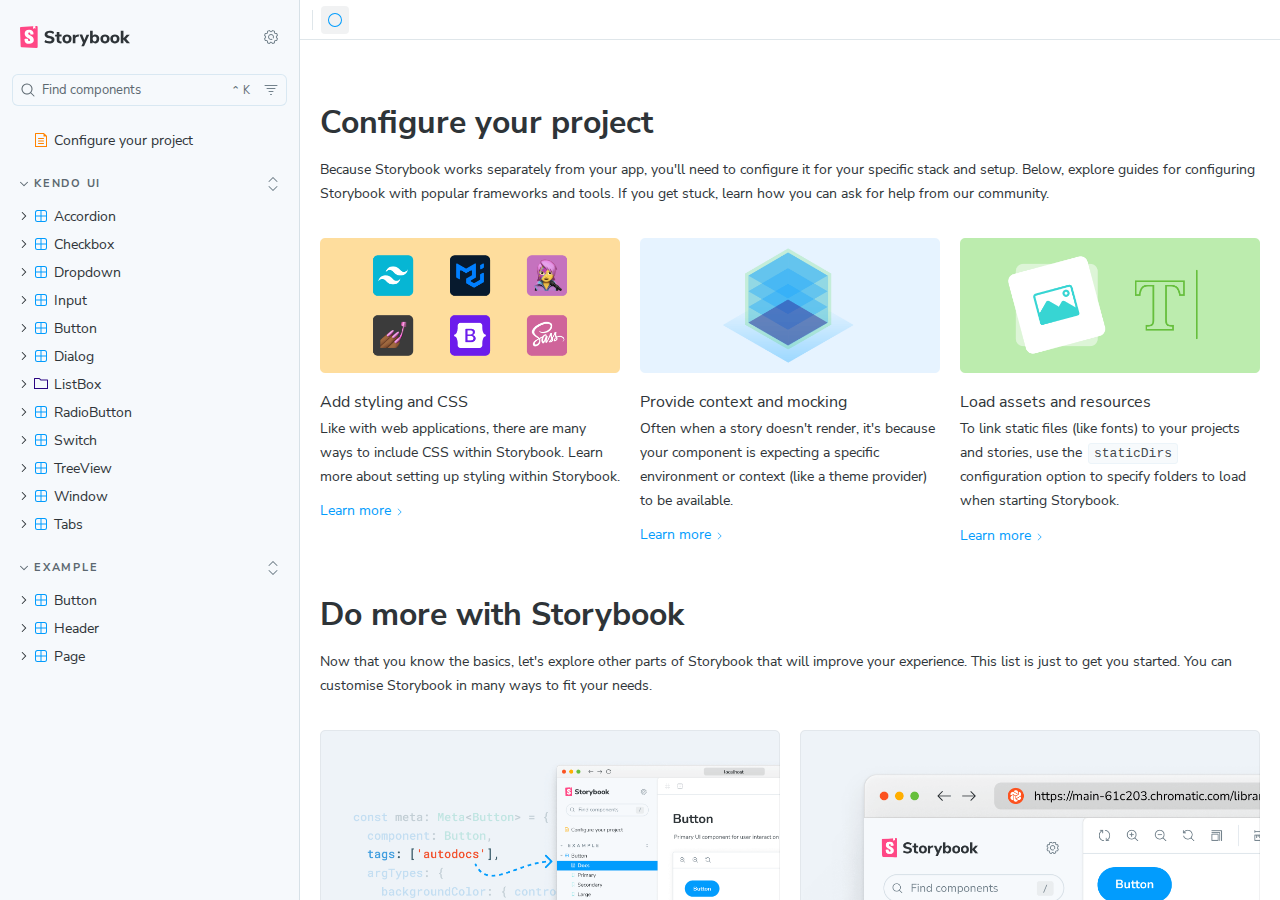
<file: index.html>
<!DOCTYPE html>
<html lang="en">
  <head>
    <meta charset="utf-8" />

    <title>storybook - Storybook</title>
    <meta name="viewport" content="width=device-width, initial-scale=1" />

    
    <link rel="icon" type="image/x-icon" href="./favicon.ico" />
    
    <style>
      @font-face {
        font-family: 'Nunito Sans';
        font-style: normal;
        font-weight: 400;
        font-display: swap;
        src: url('./sb-common-assets/nunito-sans-regular.woff2') format('woff2');
      }

      @font-face {
        font-family: 'Nunito Sans';
        font-style: italic;
        font-weight: 400;
        font-display: swap;
        src: url('./sb-common-assets/nunito-sans-italic.woff2') format('woff2');
      }

      @font-face {
        font-family: 'Nunito Sans';
        font-style: normal;
        font-weight: 700;
        font-display: swap;
        src: url('./sb-common-assets/nunito-sans-bold.woff2') format('woff2');
      }

      @font-face {
        font-family: 'Nunito Sans';
        font-style: italic;
        font-weight: 700;
        font-display: swap;
        src: url('./sb-common-assets/nunito-sans-bold-italic.woff2') format('woff2');
      }
    </style>

    <link href="./sb-manager/runtime.js" rel="modulepreload" />

    
    <link href="./sb-addons/storybook-core-server-presets-0/common-manager-bundle.js" rel="modulepreload" />
    
    <link href="./sb-addons/docs-1/manager-bundle.js" rel="modulepreload" />
    
    <link href="./sb-addons/onboarding-2/manager-bundle.js" rel="modulepreload" />
    
    <link href="./sb-addons/links-3/manager-bundle.js" rel="modulepreload" />
       

    <style>
      #storybook-root[hidden] {
        display: none !important;
      }
    </style>

    
  </head>
  <body>
    <div id="root"></div>

    
    <script>
      
        
          window['FEATURES'] = {
  "argTypeTargetsV7": true,
  "legacyDecoratorFileOrder": false,
  "disallowImplicitActionsInRenderV8": true,
  "viewport": true,
  "highlight": true,
  "controls": true,
  "interactions": true,
  "actions": true,
  "backgrounds": true,
  "outline": true,
  "measure": true
};
        
      
        
          window['REFS'] = {};
        
      
        
          window['LOGLEVEL'] = "info";
        
      
        
          window['DOCS_OPTIONS'] = {
  "defaultName": "Docs",
  "autodocs": true
};
        
      
        
          window['CONFIG_TYPE'] = "PRODUCTION";
        
      
        
      
        
      
        
          window['TAGS_OPTIONS'] = {};
        
      
        
          window['STORYBOOK_RENDERER'] = "react";
        
      
        
          window['STORYBOOK_BUILDER'] = "@storybook/builder-webpack5/dist/index.js";
        
      
        
          window['STORYBOOK_FRAMEWORK'] = "@storybook/react-webpack5";
        
      
    </script>
    

    <script type="module">
      import './sb-manager/globals-runtime.js';

      
        import './sb-addons/storybook-core-server-presets-0/common-manager-bundle.js';
      
        import './sb-addons/docs-1/manager-bundle.js';
      
        import './sb-addons/onboarding-2/manager-bundle.js';
      
        import './sb-addons/links-3/manager-bundle.js';
      

      import './sb-manager/runtime.js';
    </script>
  </body>
</html>
</file>
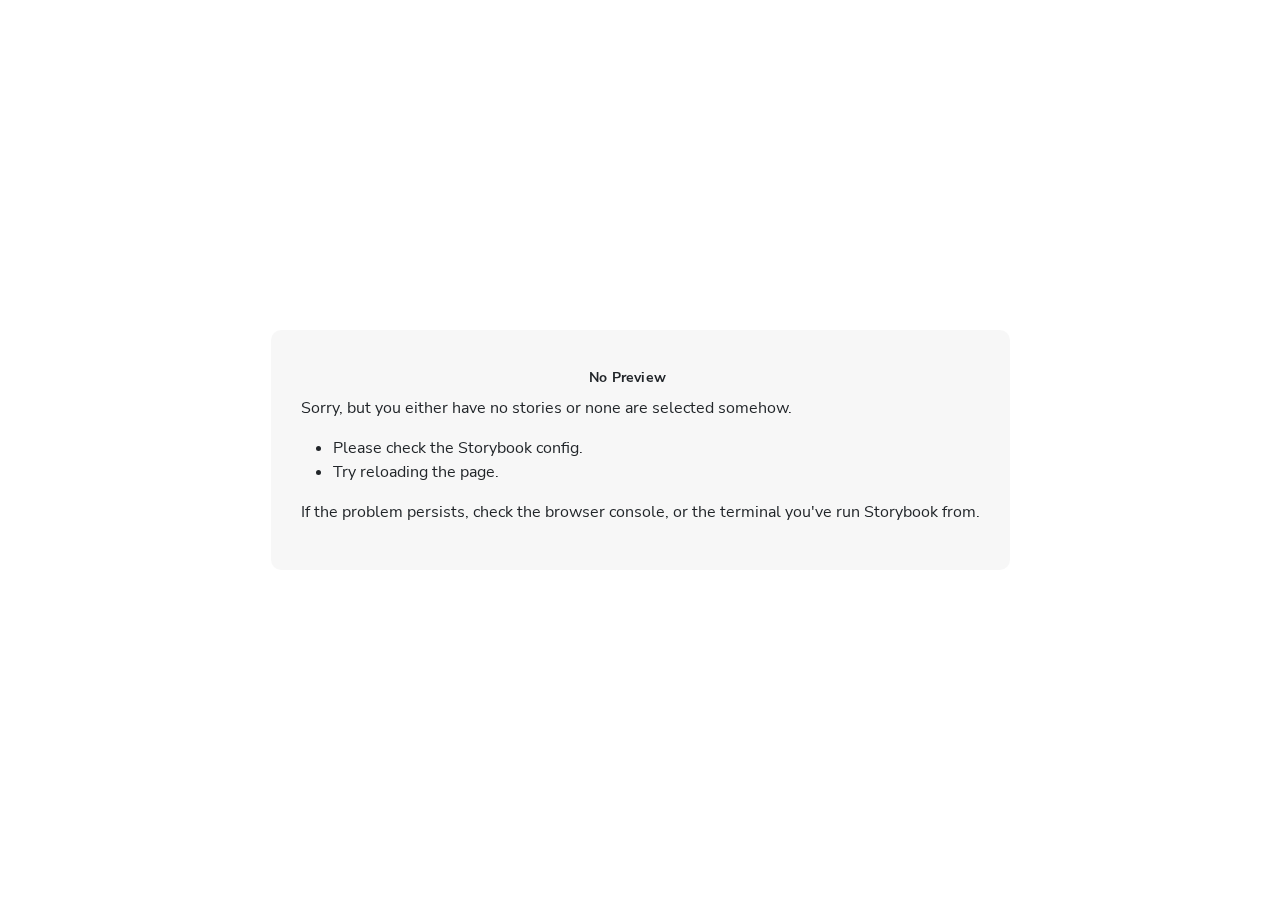
<file: iframe.html>
<!doctype html><html lang="en"><head><meta charset="utf-8"><title>Webpack App</title><meta name="viewport" content="width=device-width,initial-scale=1"><style>@font-face {
        font-family: 'Nunito Sans';
        font-style: normal;
        font-weight: 400;
        font-display: swap;
        src: url('./sb-common-assets/nunito-sans-regular.woff2') format('woff2');
      }

      @font-face {
        font-family: 'Nunito Sans';
        font-style: italic;
        font-weight: 400;
        font-display: swap;
        src: url('./sb-common-assets/nunito-sans-italic.woff2') format('woff2');
      }

      @font-face {
        font-family: 'Nunito Sans';
        font-style: normal;
        font-weight: 700;
        font-display: swap;
        src: url('./sb-common-assets/nunito-sans-bold.woff2') format('woff2');
      }

      @font-face {
        font-family: 'Nunito Sans';
        font-style: italic;
        font-weight: 700;
        font-display: swap;
        src: url('./sb-common-assets/nunito-sans-bold-italic.woff2') format('woff2');
      }</style><base target="_parent"><style>/* While we aren't showing the main block yet, but still preparing, we want everything the user has rendered, which may or may not be in #storybook-root, to be display none */
  .sb-show-preparing-story:not(.sb-show-main) > :not(.sb-preparing-story) {
    display: none;
  }

  .sb-show-preparing-docs:not(.sb-show-main) > :not(.sb-preparing-docs) {
    display: none;
  }

  /* Hide our own blocks when we aren't supposed to be showing them */
  :not(.sb-show-preparing-story) > .sb-preparing-story,
  :not(.sb-show-preparing-docs) > .sb-preparing-docs,
  :not(.sb-show-nopreview) > .sb-nopreview,
  :not(.sb-show-errordisplay) > .sb-errordisplay {
    display: none;
  }

  .sb-show-main.sb-main-centered {
    margin: 0;
    display: flex;
    align-items: center;
    min-height: 100vh;
  }

  .sb-show-main.sb-main-centered #storybook-root {
    box-sizing: border-box;
    margin: auto;
    padding: 1rem;
    max-height: 100%;
    /* Hack for centering correctly in IE11 */
  }

  /* Vertical centering fix for IE11 */
  @media screen and (-ms-high-contrast: none), (-ms-high-contrast: active) {
    .sb-show-main.sb-main-centered:after {
      content: '';
      min-height: inherit;
      font-size: 0;
    }
  }

  .sb-show-main.sb-main-fullscreen {
    margin: 0;
    padding: 0;
    display: block;
  }

  .sb-show-main.sb-main-padded {
    margin: 0;
    padding: 1rem;
    display: block;
    box-sizing: border-box;
  }

  .sb-wrapper {
    position: fixed;
    top: 0;
    bottom: 0;
    left: 0;
    right: 0;
    box-sizing: border-box;

    padding: 40px;
    font-family:
      'Nunito Sans',
      -apple-system,
      '.SFNSText-Regular',
      'San Francisco',
      BlinkMacSystemFont,
      'Segoe UI',
      'Helvetica Neue',
      Helvetica,
      Arial,
      sans-serif;
    -webkit-font-smoothing: antialiased;
    overflow: auto;
  }

  @media (max-width: 700px) {
    .sb-wrapper {
      padding: 20px;
    }
  }

  @media (max-width: 500px) {
    .sb-wrapper {
      padding: 10px;
    }
  }

  .sb-heading {
    font-size: 14px;
    font-weight: 600;
    letter-spacing: 0.2px;
    margin: 10px 0;
    padding-right: 25px;
  }

  .sb-nopreview {
    display: flex;
    align-content: center;
    justify-content: center;
    box-sizing: border-box;
  }

  .sb-nopreview_main {
    margin: auto;
    padding: 30px;
    border-radius: 10px;
    background: rgba(0, 0, 0, 0.03);
  }

  .sb-nopreview_heading {
    text-align: center;
  }

  .sb-errordisplay {
    background: #f6f9fc;
    color: black;
    z-index: 999999;
    width: 100vw;
    min-height: 100vh;
    box-sizing: border-box;

    & ol {
      padding-left: 18px;
      margin: 0;
    }

    & h1 {
      font-family: Nunito Sans;
      font-size: 22px;
      font-weight: 400;
      line-height: 30px;
      font-weight: normal;
      margin: 0;

      &::before {
        content: '';
        display: inline-block;
        width: 12px;
        height: 12px;
        background: #ff4400;
        border-radius: 50%;
        margin-right: 8px;
      }
    }

    & p,
    & ol {
      font-family: Nunito Sans;
      font-size: 14px;
      font-weight: 400;
      line-height: 19px;
      margin: 0;
    }

    & li + li {
      margin: 0;
      padding: 0;
      padding-top: 12px;
    }

    & a {
      color: currentColor;
    }
  }

  .sb-errordisplay_main {
    margin: auto;
    padding: 24px;
    display: flex;
    box-sizing: border-box;

    flex-direction: column;
    min-height: 100%;
    width: 100%;
    border-radius: 6px;
    background: white;
    border: 1px solid #ff0000;
    box-shadow: 0 0 64px rgba(0, 0, 0, 0.1);
    gap: 24px;
  }

  .sb-errordisplay_code {
    padding: 10px;
    flex: 1;
    background: #242424;
    color: #c6c6c6;
    box-sizing: border-box;

    font-size: 14px;
    font-weight: 400;
    line-height: 19px;
    border-radius: 4px;

    font-family:
      'Operator Mono', 'Fira Code Retina', 'Fira Code', 'FiraCode-Retina', 'Andale Mono',
      'Lucida Console', Consolas, Monaco, monospace;
    margin: 0;
    overflow: auto;
  }

  .sb-errordisplay pre {
    white-space: pre-wrap;
    white-space: revert;
  }

  @-webkit-keyframes sb-rotate360 {
    from {
      transform: rotate(0deg);
    }

    to {
      transform: rotate(360deg);
    }
  }

  @keyframes sb-rotate360 {
    from {
      transform: rotate(0deg);
    }

    to {
      transform: rotate(360deg);
    }
  }

  @-webkit-keyframes sb-glow {
    0%,
    100% {
      opacity: 1;
    }

    50% {
      opacity: 0.4;
    }
  }

  @keyframes sb-glow {
    0%,
    100% {
      opacity: 1;
    }

    50% {
      opacity: 0.4;
    }
  }

  /* We display the preparing loaders *over* the rendering story */
  .sb-preparing-story,
  .sb-preparing-docs {
    background-color: white;
    /* Maximum possible z-index. It would be better to use stacking contexts to ensure it's always
    on top, but this isn't possible as it would require making CSS changes that could affect user code */
    z-index: 2147483647;
  }

  .sb-loader {
    -webkit-animation: sb-rotate360 0.7s linear infinite;
    animation: sb-rotate360 0.7s linear infinite;
    border-color: rgba(97, 97, 97, 0.29);
    border-radius: 50%;
    border-style: solid;
    border-top-color: #646464;
    border-width: 2px;
    display: inline-block;
    height: 32px;
    left: 50%;
    margin-left: -16px;
    margin-top: -16px;
    mix-blend-mode: difference;
    overflow: hidden;
    position: absolute;
    top: 50%;
    transition: all 200ms ease-out;
    vertical-align: top;
    width: 32px;
    z-index: 4;
  }

  .sb-previewBlock {
    background: #fff;
    border: 1px solid rgba(0, 0, 0, 0.1);
    border-radius: 4px;
    box-shadow: rgba(0, 0, 0, 0.1) 0 1px 3px 0;
    margin: 25px auto 40px;
    max-width: 600px;
  }

  .sb-previewBlock_header {
    align-items: center;
    box-shadow: rgba(0, 0, 0, 0.1) 0 -1px 0 0 inset;
    display: flex;
    gap: 14px;
    height: 40px;
    padding: 0 12px;
  }

  .sb-previewBlock_icon {
    -webkit-animation: sb-glow 1.5s ease-in-out infinite;
    animation: sb-glow 1.5s ease-in-out infinite;
    background: #e6e6e6;
    height: 14px;
    width: 14px;
  }

  .sb-previewBlock_icon:last-child {
    margin-left: auto;
  }

  .sb-previewBlock_body {
    -webkit-animation: sb-glow 1.5s ease-in-out infinite;
    animation: sb-glow 1.5s ease-in-out infinite;
    height: 182px;
    position: relative;
  }

  .sb-argstableBlock {
    border-collapse: collapse;
    border-spacing: 0;
    font-size: 13px;
    line-height: 20px;
    margin: 25px auto 40px;
    max-width: 600px;
    text-align: left;
    width: 100%;
  }

  .sb-argstableBlock th:first-of-type,
  .sb-argstableBlock td:first-of-type {
    padding-left: 20px;
  }

  .sb-argstableBlock th:nth-of-type(2),
  .sb-argstableBlock td:nth-of-type(2) {
    width: 35%;
  }

  .sb-argstableBlock th:nth-of-type(3),
  .sb-argstableBlock td:nth-of-type(3) {
    width: 15%;
  }

  .sb-argstableBlock th:last-of-type,
  .sb-argstableBlock td:last-of-type {
    width: 25%;
    padding-right: 20px;
  }

  .sb-argstableBlock th span,
  .sb-argstableBlock td span {
    -webkit-animation: sb-glow 1.5s ease-in-out infinite;
    animation: sb-glow 1.5s ease-in-out infinite;
    background-color: rgba(0, 0, 0, 0.1);
    border-radius: 0;
    box-shadow: none;
    color: transparent;
  }

  .sb-argstableBlock th {
    padding: 10px 15px;
  }

  .sb-argstableBlock-body {
    border-radius: 4px;
    box-shadow:
      rgba(0, 0, 0, 0.1) 0 1px 3px 1px,
      rgba(0, 0, 0, 0.065) 0 0 0 1px;
  }

  .sb-argstableBlock-body tr {
    background: transparent;
    overflow: hidden;
  }

  .sb-argstableBlock-body tr:not(:first-child) {
    border-top: 1px solid #e6e6e6;
  }

  .sb-argstableBlock-body tr:first-child td:first-child {
    border-top-left-radius: 4px;
  }

  .sb-argstableBlock-body tr:first-child td:last-child {
    border-top-right-radius: 4px;
  }

  .sb-argstableBlock-body tr:last-child td:first-child {
    border-bottom-left-radius: 4px;
  }

  .sb-argstableBlock-body tr:last-child td:last-child {
    border-bottom-right-radius: 4px;
  }

  .sb-argstableBlock-body td {
    background: #fff;
    padding-bottom: 10px;
    padding-top: 10px;
    vertical-align: top;
  }

  .sb-argstableBlock-body td:not(:first-of-type) {
    padding-left: 15px;
    padding-right: 15px;
  }

  .sb-argstableBlock-body button {
    -webkit-animation: sb-glow 1.5s ease-in-out infinite;
    animation: sb-glow 1.5s ease-in-out infinite;
    background-color: rgba(0, 0, 0, 0.1);
    border: 0;
    border-radius: 0;
    box-shadow: none;
    color: transparent;
    display: inline;
    font-size: 12px;
    line-height: 1;
    padding: 10px 16px;
  }

  .sb-argstableBlock-summary {
    margin-top: 4px;
  }

  .sb-argstableBlock-code {
    margin-right: 4px;
    margin-bottom: 4px;
    padding: 2px 5px;
  }

  .sb-sr-only,
  .sb-hidden-until-focus:not(:focus) {
    position: absolute;
    width: 1px;
    height: 1px;
    padding: 0px;
    margin: -1px;
    overflow: hidden;
    clip: rect(0, 0, 0, 0);
    border: none;
  }

  .sb-hidden-until-focus {
    opacity: 0;
    transition: opacity 150ms ease-out;
  }

  .sb-hidden-until-focus:focus {
    opacity: 1;
  }</style><script>/* globals window */
  try {
    if (window.top !== window) {
      window.__REACT_DEVTOOLS_GLOBAL_HOOK__ = window.top.__REACT_DEVTOOLS_GLOBAL_HOOK__;
      window.__VUE_DEVTOOLS_GLOBAL_HOOK__ = window.top.__VUE_DEVTOOLS_GLOBAL_HOOK__;
      window.top.__VUE_DEVTOOLS_CONTEXT__ = window.document;
    }
  } catch (e) {
    // eslint-disable-next-line no-console
    console.warn('unable to connect to top frame for connecting dev tools');
  }</script><link href="static/css/14.edae10a5.css" rel="stylesheet"><link href="static/css/main.8e2b6464.css" rel="stylesheet"><style>#storybook-root[hidden],
      #storybook-docs[hidden] {
        display: none !important;
      }</style></head><body><div class="sb-preparing-story sb-wrapper"><div class="sb-loader"></div></div><div class="sb-preparing-docs sb-wrapper"><div class="sb-previewBlock"><div class="sb-previewBlock_header"><div class="sb-previewBlock_icon"></div><div class="sb-previewBlock_icon"></div><div class="sb-previewBlock_icon"></div><div class="sb-previewBlock_icon"></div></div><div class="sb-previewBlock_body"><div class="sb-loader"></div></div></div><table aria-hidden="true" class="sb-argstableBlock"><thead class="sb-argstableBlock-head"><tr><th><span>Name</span></th><th><span>Description</span></th><th><span>Default</span></th><th><span>Control</span></th></tr></thead><tbody class="sb-argstableBlock-body"><tr><td><span>propertyName</span><span title="Required">*</span></td><td><div><span>This is a short description</span></div><div class="sb-argstableBlock-summary"><div><span class="sb-argstableBlock-code">summary</span></div></div></td><td><div><span class="sb-argstableBlock-code">defaultValue</span></div></td><td><button>Set string</button></td></tr><tr><td><span>propertyName</span><span>*</span></td><td><div><span>This is a short description</span></div><div class="sb-argstableBlock-summary"><div><span class="sb-argstableBlock-code">summary</span></div></div></td><td><div><span class="sb-argstableBlock-code">defaultValue</span></div></td><td><button>Set string</button></td></tr><tr><td><span>propertyName</span><span>*</span></td><td><div><span>This is a short description</span></div><div class="sb-argstableBlock-summary"><div><span class="sb-argstableBlock-code">summary</span></div></div></td><td><div><span class="sb-argstableBlock-code">defaultValue</span></div></td><td><button>Set string</button></td></tr></tbody></table></div><div class="sb-nopreview sb-wrapper"><div class="sb-nopreview_main"><h1 class="sb-nopreview_heading sb-heading">No Preview</h1><p>Sorry, but you either have no stories or none are selected somehow.</p><ul><li>Please check the Storybook config.</li><li>Try reloading the page.</li></ul><p>If the problem persists, check the browser console, or the terminal you've run Storybook from.</p></div></div><div class="sb-errordisplay sb-wrapper"><div class="sb-errordisplay_main"><h1 id="error-message"></h1><p>The component failed to render properly, likely due to a configuration issue in Storybook. Here are some common causes and how you can address them:</p><ol><li><strong>Missing Context/Providers</strong>: You can use decorators to supply specific contexts or providers, which are sometimes necessary for components to render correctly. For detailed instructions on using decorators, please visit the <a href="https://storybook.js.org/docs/writing-stories/decorators">Decorators documentation</a>.</li><li><strong>Misconfigured Webpack or Vite</strong>: Verify that Storybook picks up all necessary settings for loaders, plugins, and other relevant parameters. You can find step-by-step guides for configuring <a href="https://storybook.js.org/docs/builders/webpack">Webpack</a> or <a href="https://storybook.js.org/docs/builders/vite">Vite</a> with Storybook.</li><li><strong>Missing Environment Variables</strong>: Your Storybook may require specific environment variables to function as intended. You can set up custom environment variables as outlined in the <a href="https://storybook.js.org/docs/configure/environment-variables">Environment Variables documentation</a>.</li></ol><pre class="sb-errordisplay_code"><code id="error-stack"></code></pre></div></div><div id="storybook-root"></div><div id="storybook-docs"></div><script>window['CONFIG_TYPE'] = "PRODUCTION";
          
      
          
            window['LOGLEVEL'] = "info";
          
      
          
            window['FRAMEWORK_OPTIONS'] = {};
          
      
          
      
          
            window['FEATURES'] = {"argTypeTargetsV7":true,"legacyDecoratorFileOrder":false,"disallowImplicitActionsInRenderV8":true,"viewport":true,"highlight":true,"controls":true,"interactions":true,"actions":true,"backgrounds":true,"outline":true,"measure":true};
          
      
          
      
          
            window['STORIES'] = [{"titlePrefix":"","directory":"./src","files":"**/*.mdx","importPathMatcher":"^\\.[\\\\/](?:src(?:[\\\\/](?!\\.)(?:(?:(?!(?:^|[\\\\/])\\.).)*?)[\\\\/]|[\\\\/]|$)(?!\\.)(?=.)[^\\\\/]*?\\.mdx)$"},{"titlePrefix":"","directory":"./src","files":"**/*.stories.@(js|jsx|mjs|ts|tsx)","importPathMatcher":"^\\.[\\\\/](?:src(?:[\\\\/](?!\\.)(?:(?:(?!(?:^|[\\\\/])\\.).)*?)[\\\\/]|[\\\\/]|$)(?!\\.)(?=.)[^\\\\/]*?\\.stories\\.(js|jsx|mjs|ts|tsx))$"}];
          
      
          
            window['DOCS_OPTIONS'] = {"defaultName":"Docs","autodocs":true};
          
      
          
            window['TAGS_OPTIONS'] = {};</script><script type="module">import './sb-preview/runtime.js';

      
      import './mocker-runtime-injected.js';
      
      import './runtime~main.1c198db3.iframe.bundle.js';
      
      import './14.bcbe46d3.iframe.bundle.js';
      
      import './main.26ae3987.iframe.bundle.js';</script></body></html>
</file>
